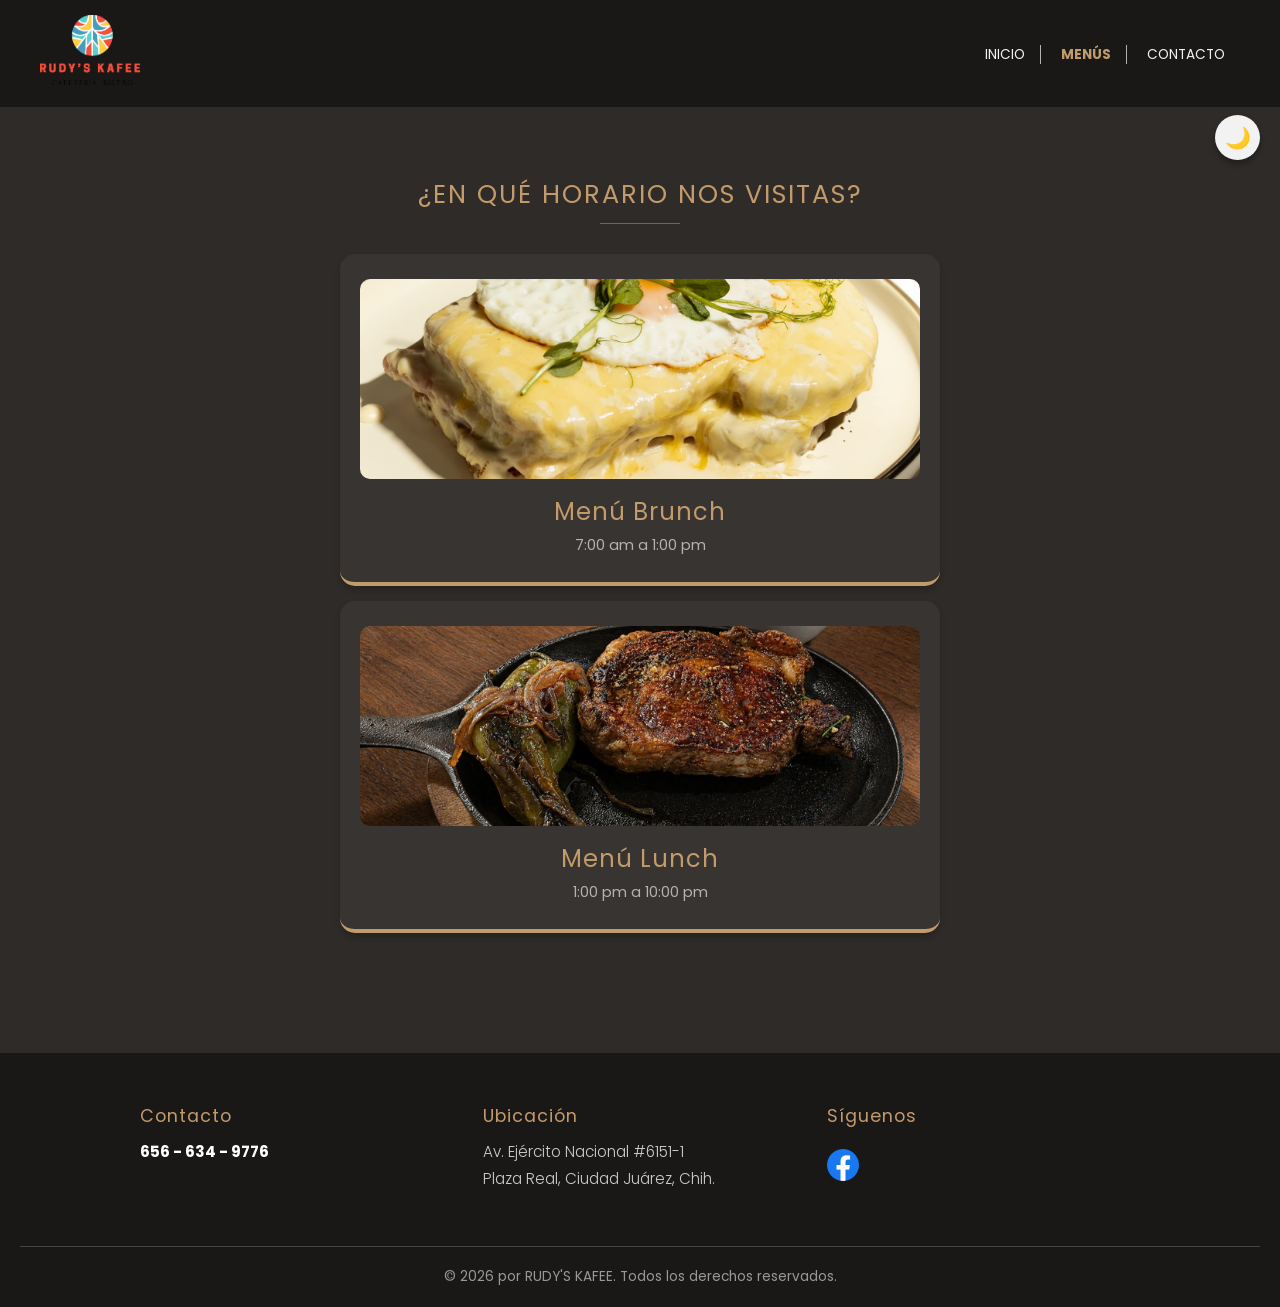
<file: index.html>
<!DOCTYPE html>
<html lang="es">
<head>
    <meta charset="UTF-8">
    <meta name="viewport" content="width=device-width, initial-scale=1.0">
    <title>Rudy's Kafee | Menú Digital</title>
    <link rel="stylesheet" href="style.css?v=27">
    <link href="https://fonts.googleapis.com/css2?family=Poppins:wght@300;400;600;700&display=swap" rel="stylesheet">
</head>
<body>

    <button id="themeToggle" class="theme-toggle" aria-label="Cambiar modo oscuro">🌙</button>
    <button id="backBtn" class="back-btn" onclick="goBack()" aria-label="Volver">&#10094;</button>

    <header class="header">
        <div class="nav-content">
            <div class="logo-area">
                <a href="inicio.html"><img src="LogoPNG.png" alt="Rudy's Kafee" class="logo-imagen"></a>
            </div>

            <button class="menu-toggle" id="menuToggle">
                <span></span>
                <span></span>
                <span></span>
            </button>
           <nav class="main-nav" id="mainNav">
                <ul>
                    <li><a href="inicio.html">Inicio</a></li>
                    <li><a href="index.html" style="color: var(--color-turquesa); font-weight: bold;">Menús</a></li>
                    <li><a href="contacto.html">Contacto</a></li>
                </ul>
            </nav>
        </div>
    </header>

    <main class="main-content">
        <div class="content-container">
            
            <div id="view-inicio" class="view-section active">
                <h2 class="section-title" style="text-align: center;">¿EN QUÉ HORARIO NOS VISITAS?</h2>
                <hr class="divider" style="margin: 10px auto 30px auto; width: 80px;">
                
                <div class="category-grid" style="grid-template-columns: 1fr; max-width: 600px; margin: 0 auto;">
                    
                    <div class="category-card" onclick="navigateTo('view-nav-brunch')">
                        <div class="category-image" style="height: 200px;"><img src="brunch/PanHuevo.jpeg" alt="Brunch"></div>
                        <h3>Menú Brunch</h3>
                        <p>7:00 am a 1:00 pm</p>
                    </div>
                    
                    <div class="category-card" onclick="navigateTo('view-nav-lunch')">
                        <div class="category-image" style="height: 200px;"><img src="fuerte/RibEye.jpeg" alt="Lunch"></div>
                        <h3>Menú Lunch</h3>
                        <p>1:00 pm a 10:00 pm</p>
                    </div>

                </div>
            </div>

            <div id="view-nav-brunch" class="view-section">
                <h2 class="section-title" style="text-align: center;">MENÚ BRUNCH</h2>
                <p style="text-align: center; color: var(--color-desc); margin-top: -10px; margin-bottom: 25px;">7:00 am a 1:00 pm</p>
                
                <div style="text-align: center; margin-bottom: 35px;">
                    <button style="font-size: 1.1rem; padding: 12px 40px; border-radius: 30px; background-color: var(--color-turquesa); color: white; border: none; font-weight: bold; cursor: pointer; box-shadow: 0 4px 6px rgba(0,0,0,0.2);" onclick="navigateTo('view-bebidas-grid')">🥤 VER BEBIDAS</button>
                </div>

                <div class="category-grid">
                    <div class="category-card" onclick="navigateTo('view-entrees')">
                        <div class="category-image"><img src="entrees/Rollitos.jpeg" alt="Entrees"></div>
                        <h3>Entrees</h3>
                    </div>
                    <div class="category-card" onclick="navigateTo('view-brunch')">
                        <div class="category-image"><img src="brunch/HuevosRancheros.jpeg" alt="Desayunos"></div>
                        <h3>Desayunos</h3>
                    </div>
                    <div class="category-card" onclick="navigateTo('view-toast')">
                        <div class="category-image"><img src="toast/ToastAvodado.jpeg" alt="Toast"></div>
                        <h3>Toast</h3>
                    </div>
                    <div class="category-card" onclick="navigateTo('view-dulce')">
                        <div class="category-image"><img src="french/FrenchRudys.jpeg" alt="Dulce"></div>
                        <h3>Dulce & French Toast</h3>
                    </div>
                    <div class="category-card" onclick="navigateTo('view-extras')" style="grid-column: 1 / -1; display: flex; flex-direction: column; justify-content: center;">
                        <h3>Extras</h3>
                        <p>Complementos para tu orden</p>
                    </div>
                </div>
            </div>

            <div id="view-nav-lunch" class="view-section">
                <h2 class="section-title" style="text-align: center;">MENÚ LUNCH</h2>
                <p style="text-align: center; color: var(--color-desc); margin-top: -10px; margin-bottom: 25px;">1:00 pm a 10:00 pm</p>
                
                <div style="text-align: center; margin-bottom: 35px;">
                    <button style="font-size: 1.1rem; padding: 12px 40px; border-radius: 30px; background-color: var(--color-turquesa); color: white; border: none; font-weight: bold; cursor: pointer; box-shadow: 0 4px 6px rgba(0,0,0,0.2);" onclick="navigateTo('view-bebidas-grid')">🥤 VER BEBIDAS</button>
                </div>

                <div class="category-grid">
                    <div class="category-card" onclick="navigateTo('view-entrees')">
                        <div class="category-image"><img src="entrees/Rollitos.jpeg" alt="Entrees"></div>
                        <h3>Entrees</h3>
                    </div>
                    <div class="category-card" onclick="navigateTo('view-ensaladas')">
                        <div class="category-image"><img src="ensaladas/EnsaladaManzana.jpeg" alt="Ensaladas"></div>
                        <h3>Ensaladas</h3>
                    </div>
                    <div class="category-card" onclick="navigateTo('view-sandwiches')">
                        <div class="category-image"><img src="sandwich/SandwichPollo.jpeg" alt="Sandwiches"></div>
                        <h3>Sandwiches</h3>
                    </div>
                    <div class="category-card" onclick="navigateTo('view-toast')">
                        <div class="category-image"><img src="toast/SaumonToast.jpg" alt="Toast"></div>
                        <h3>Toast</h3>
                    </div>
                    <div class="category-card" onclick="navigateTo('view-plato-fuerte')">
                        <div class="category-image"><img src="fuerte/RibEye.jpeg" alt="Plato Fuerte"></div>
                        <h3>Plato Fuerte</h3>
                    </div>
                    <div class="category-card" onclick="navigateTo('view-dulce')">
                        <div class="category-image"><img src="french/FrenchRudys.jpeg" alt="Dulce"></div>
                        <h3>Dulce & French Toast</h3>
                    </div>
                    <div class="category-card" onclick="navigateTo('view-extras')" style="grid-column: 1 / -1; display: flex; flex-direction: column; justify-content: center;">
                        <h3>Extras</h3>
                        <p>Complementos para tu orden</p>
                    </div>
                </div>
            </div>

            <div id="view-entrees" class="view-section">
                <div class="especialidad-pill">
                    <img src="LogoSinTexto.png" alt="Especialidad Rudy's">
                    <span>Son especialidad de la casa</span>
                </div>

                <h2 class="section-title">ENTREES</h2>
                <hr class="divider">
                <div class="menu-grid">
                    <div class="menu-item">
                        <div class="item-image-wrapper"><img src="entrees/BowlFrutas.jpeg" alt="Bowl de Frutas"></div>
                        <div class="item-text-wrapper"><h3 class="item-name">Bowl de Frutas</h3><p class="item-desc">Fruta de temporada, yogurt griego, granola y miel de abeja.</p><span class="item-price">145.00</span></div>
                    </div>
                   <div class="menu-item">
                        <div class="item-image-wrapper"><img src="entrees/Rollitos.jpeg" alt="Samplers Salé Volován"></div> 
                        <div class="item-text-wrapper">
                            <h3 class="item-name" style="display: flex; align-items: center; gap: 8px;">
                                Tabla Salado Volován <img src="LogoSinTexto.png" alt="Especialidad" style="width: 22px; height: 22px; object-fit: contain;">
                            </h3>
                            <p class="item-desc">Pepino con salmón y tzatziki. <br> Jamón y queso crema. <br> Champiñones con queso gouda y ensalada de morrones. <br> Pesto, tomates cherry y mozzarella. <br> 2 c/u </p>
                            <span class="item-price">245.00</span>
                        </div>
                    </div>
                    <div class="menu-item">
                        <div class="item-image-wrapper"><img src="entrees/RollitoDulce.jpeg" alt="Samplers Sucré Volován"></div>
                        <div class="item-text-wrapper">
                            <h3 class="item-name" style="display: flex; align-items: center; gap: 8px;">
                                Tabla Dulce Volován <img src="LogoSinTexto.png" alt="Especialidad" style="width: 22px; height: 22px; object-fit: contain;">
                            </h3>
                            <p class="item-desc">Nutella, avellana y merengue. <br> Pastelera de frutos rojos, mermelada de la casa y menta. <br> Matcha-coco, chocolate y ajonjolí negro. <br> Crema pastelera de café, fresa y caramelo.<br> 2 c/u </p>
                            <span class="item-price">235.00</span>
                        </div>
                    </div>
                </div>
            </div>

            <div id="view-brunch" class="view-section">
                <div class="especialidad-pill">
                    <img src="LogoSinTexto.png" alt="Especialidad Rudy's">
                    <span>Son especialidad de la casa</span>
                </div>

                <h2 class="section-title">DESAYUNOS</h2>
                <p style="color: #777; font-size: 0.95rem; margin-top: -5px; margin-bottom: 10px;">7 am a 1 pm</p>
                <hr class="divider">
                <div class="menu-grid">
                    <div class="menu-item">
                        <div class="item-image-wrapper">
                            <div class="mini-carrusel">
                                <img src="huevos/EstrelladoTocino.jpeg" alt="Eggs Le Gout" class="slide-0">
                                <img src="huevos/PapaRalladaTocino.jpeg" alt="Eggs Le Gout" class="slide-1">
                                <img src="huevos/EstrelladoTocino.jpeg" alt="Eggs Le Gout" class="slide-2">
                            </div>
                        </div>
                        <div class="item-text-wrapper"><h3 class="item-name">Huevos al Gusto</h3><p class="item-desc">Huevo revuelto, estrellado <br> Acompañado de papa tater tots, aguacate y tocino.</p><span class="item-price">190.00</span></div>
                    </div>
                     <div class="menu-item">
                        <div class="item-image-wrapper"><img src="brunch/HuevosRancheros.jpeg" alt="Huevos Rancheros"></div>
                        <div class="item-text-wrapper"><h3 class="item-name">Huevos Rancheros</h3><p class="item-desc">Tortilla frita, huevo estrellado, salsa ranchera, queso feta, crema ácida, cilantro fresco.</p><span class="item-price">190.00</span></div>
                    </div>
                    <div class="menu-item">
                        <div class="item-image-wrapper"><img src="brunch/HuevosEnmolados.jpeg" alt="Huevos Rancheros"></div>
                        <div class="item-text-wrapper"><h3 class="item-name">Huevos Enmolados</h3><p class="item-desc">Tortilla frita, huevo estrellado bañados en mole, frijoles, cilantro fresco.</p><span class="item-price">190.00</span></div>
                    </div>
                    <div class="menu-item">
                        <div class="item-image-wrapper"><img src="entrees/MiniMolletes.jpeg" alt="Mini Molletes"></div>
                        <div class="item-text-wrapper">
                            <h3 class="item-name">Mini Molletes</h3>
                            <p class="item-desc">
                                Frijoles refritos, queso Gouda gratinado.<br>
                                Chorizo.<br>
                                Tocino.<br>
                                Pico de gallo.<br>
                                2 c/u
                            </p>
                            <span class="item-price">185.00</span>
                        </div>
                    </div>
                    <div class="menu-item">
                        <div class="item-image-wrapper"><img src="brunch/ChilaquilesPollo.jpeg" alt="Chilaquiles Verts"></div>
                        <div class="item-text-wrapper"><h3 class="item-name">Chilaquiles Verdes</h3><p class="item-desc">Totopos crujientes, salsa verde cremosa, queso gouda, cebolla morada, cilantro, crema ácida, pollo a la plancha.</p><span class="item-price">185.00</span></div>
                    </div>
                    <div class="menu-item">
                        <div class="item-image-wrapper"><img src="brunch/ChilaquilesPolloRojos.jpeg" alt="Chilaquiles Rouges"></div>
                        <div class="item-text-wrapper"><h3 class="item-name">Chilaquiles Chipotle</h3><p class="item-desc">Totopos crujientes, salsa roja de chipotle, queso gouda, cebolla morada, cilantro, crema ácida, pollo a la plancha.</p><span class="item-price">185.00</span></div>
                    </div>
                    <div class="menu-item">
                        <div class="item-image-wrapper"><img src="brunch/ChilaquilesMole.jpeg" alt="Chilaquiles Enmolados"></div>
                        <div class="item-text-wrapper"><h3 class="item-name">Chilaquiles Enmolados</h3><p class="item-desc">Totopos crujientes bañados en mole, queso gouda, cebolla morada, cilantro, crema ácida, pollo a la plancha. </p><span class="item-price">185.00</span></div>
                    </div>
                    <div class="menu-item">
                        <div class="item-image-wrapper"><img src="brunch/HuevosShak.jpeg" alt="Huevos Rudys"></div>
                        <div class="item-text-wrapper"><h3 class="item-name" style="display: flex; align-items: center; gap: 8px;">Huevos Shakshuka Rudy's <img src="LogoSinTexto.png" alt="Especialidad" style="width: 22px; height: 22px; object-fit: contain;"></h3><p class="item-desc">Salsa de tomate, cebolla, morrones, huevo estrellado, hogaza de mantequilla compuesta.</p><span class="item-price">215.00</span></div>
                    </div>
                    <div class="menu-item">
                        <div class="item-image-wrapper"><img src="brunch/PanHuevo.jpeg" alt="Croque Madame"></div>
                        <div class="item-text-wrapper"><h3 class="item-name">Croque Madame</h3><p class="item-desc">Pan brioche, jamón de pierna, queso gouda, mostaza Dijon, salsa blanca, huevo estrellado.</p><span class="item-price">220.00</span></div>
                    </div>
                     <div class="menu-item">
                        <div class="item-image-wrapper"><img src="toast/ToastHuevo.jpeg" alt="Avocat Toast"></div>
                        <div class="item-text-wrapper"><h3 class="item-name">Avocado Toast Sunrise</h3><p class="item-desc">Hogaza natural, aguacate, tocino, huevo estrellado, salsa macha, mostaza dijon.</p><span class="item-price">175.00</span></div>
                    </div>
                </div>
            </div>

            <div id="view-ensaladas" class="view-section">
                <div class="especialidad-pill"><img src="LogoSinTexto.png" alt="Especialidad Rudy's"><span>Son especialidad de la casa</span></div>
                <h2 class="section-title">ENSALADAS</h2>
                <hr class="divider">
                <div class="menu-grid">
                    <div class="menu-item">
                        <div class="item-image-wrapper"><img src="ensaladas/EnsaladaManzana.jpeg" alt="Ensalada de Manzana"></div>
                        <div class="item-text-wrapper">
                            <h3 class="item-name">Ensalada de Manzana</h3>
                            <p class="item-desc">Espinacas baby, pepino, arándanos, manzana Granny Smith, cebolla morada y nuez caramelizada.</p>
                            <span class="item-price">175.00</span>
                        </div>
                    </div>
                    <div class="menu-item">
                        <div class="item-image-wrapper"><img src="ensaladas/EnsaladaCol.jpeg" alt="Choux de Bruxelles"></div>
                        <div class="item-text-wrapper">
                            <h3 class="item-name" style="display: flex; align-items: center; gap: 8px;">Coles de Bruselas Rudy's <img src="LogoSinTexto.png" alt="Especialidad" style="width: 22px; height: 22px;"></h3>
                            <p class="item-desc">Coles de bruselas, queso feta, almendra fileteada, jugo de limón y reducción balsámica.</p>
                            <span class="item-price">195.00</span>
                        </div>
                    </div>
                    <div class="menu-item">
                        <div class="item-image-wrapper"><img src="ensaladas/EnsaladaPollo.jpeg" alt="Ensalada Cesar"></div>
                        <div class="item-text-wrapper">
                            <h3 class="item-name">Ensalada Cesar</h3>
                            <p class="item-desc">Corazones de lechuga romana, aderezo césar de la casa, morrones preparados, parmesano, crotones y pollo a la plancha.</p>
                            <span class="item-price">210.00</span>
                        </div>
                    </div>
                </div>
            </div>

            <div id="view-sandwiches" class="view-section">
                <div class="especialidad-pill"><img src="LogoSinTexto.png" alt="Especialidad Rudy's"><span>Son especialidad de la casa</span></div>
                <h2 class="section-title">SANDWICHES</h2>
                <p style="color: var(--color-desc); font-size: 0.9rem; margin-top: -10px; margin-bottom: 15px; font-style: italic;">* Incluyen chips sea salt o ensalada kale.</p>
                <hr class="divider">
                <div class="menu-grid">
                    <div class="menu-item">
                        <div class="item-image-wrapper"><img src="sandwich/CuernitoJamon.jpeg" alt="Croissant de Jamon"></div>
                        <div class="item-text-wrapper"><h3 class="item-name">Croissant de Jamón</h3><p class="item-desc">Jamón de pierna, queso gouda, tomate bola, lechuga, aioli de romero.</p><span class="item-price">180.00</span></div>
                    </div>
                    <div class="menu-item">
                        <div class="item-image-wrapper"><img src="sandwich/CuernitoHuevoEstrellado.jpeg" alt="Croissant Corned Beef"></div>
                        <div class="item-text-wrapper"><h3 class="item-name">Croissant Corned Beef</h3><p class="item-desc">Corned beef, queso gouda, huevo estrellado, aioli de ajo frito.</p><span class="item-price">230.00</span></div>
                    </div>
                    <div class="menu-item">
                        <div class="item-image-wrapper"><img src="sandwich/SandwichPollo.jpeg" alt="Panini Rudy"></div>
                        <div class="item-text-wrapper"><h3 class="item-name" style="display: flex; align-items: center; gap: 8px;">Panini Rudy <img src="LogoSinTexto.png" alt="Especialidad" style="width: 22px; height: 22px;"></h3><p class="item-desc">Pechuga de pollo a la plancha, queso gouda, champiñones, morrones preparados, lechuga.</p><span class="item-price">200.00</span></div>
                    </div>
                    <div class="menu-item">
                        <div class="item-image-wrapper"><img src="sandwich/BLT.jpeg" alt="Sandwich Blt"></div>
                        <div class="item-text-wrapper"><h3 class="item-name">Avocado BLT Bistro</h3><p class="item-desc">Tocino crujiente, lechuga fresca, rodajas de tomate, ensalada fria de papa, mostaza dijon.</p><span class="item-price">180.00</span></div>
                    </div>
                </div>
            </div>

            <div id="view-toast" class="view-section">
                <div class="especialidad-pill"><img src="LogoSinTexto.png" alt="Especialidad Rudy's"><span>Son especialidad de la casa</span></div>
                <h2 class="section-title">TOAST</h2>
                <hr class="divider">
                <div class="menu-grid">
                    <div class="menu-item">
                        <div class="item-image-wrapper"><img src="toast/ToastAvodado.jpeg" alt="Avocat Toast"></div>
                        <div class="item-text-wrapper"><h3 class="item-name">Avocado Toast Clasico</h3><p class="item-desc">Hogaza natural, aguacate, tocino, salsa macha, mostaza dijon.</p><span class="item-price">175.00</span></div>
                    </div>
                    <div class="menu-item">
                        <div class="item-image-wrapper"><img src="toast/SaumonToast.jpg" alt="Saumon Toast"></div>
                        <div class="item-text-wrapper"><h3 class="item-name" style="display: flex; align-items: center; gap: 8px;">Salmón Toast Rudy's <img src="LogoSinTexto.png" alt="Especialidad" style="width: 22px; height: 22px;"></h3><p class="item-desc">Hogaza, salmón ahumado, aguacate, pepino, cebolla morada, tzatziki.</p><span class="item-price">220.00</span></div>
                    </div>
                </div>
            </div>

            <div id="view-plato-fuerte" class="view-section">
                <div class="especialidad-pill"><img src="LogoSinTexto.png" alt="Especialidad Rudy's"><span>Son especialidad de la casa</span></div>
                <h2 class="section-title">PLATO FUERTE</h2>
                <hr class="divider">
                <div class="menu-grid">
                    <div class="menu-item">
                        <div class="item-image-wrapper"><img src="fuerte/RibEye.jpeg" alt="Rib Eye"></div>
                        <div class="item-text-wrapper"><h3 class="item-name">Rib Eye Reserve</h3><p class="item-desc">Corte de 350g, puré de papa cremoso con un toque de romero, chiles toreados.</p><span class="item-price">650.00</span></div>
                    </div>
                    <div class="menu-item">
                        <div class="item-image-wrapper"><img src="fuerte/Salmon.jpeg" alt="Salmon"></div>
                        <div class="item-text-wrapper"><h3 class="item-name">Salmón Premium Grille</h3><p class="item-desc">Salmón fresco 200g, salsa blanca de queso, coles de Bruselas rostizadas con almendra, reducción balsámica, puré cremoso con romero.</p><span class="item-price">480.00</span></div>
                    </div>
                    <div class="menu-item">
                        <div class="item-image-wrapper"><img src="fuerte/PastaBlanca.jpeg" alt="Pasta Blanca"></div>
                        <div class="item-text-wrapper"><h3 class="item-name">Pasta a la Crème</h3><p class="item-desc">Pasta corta, salsa blanca de quesos, pollo.</p><span class="item-price">245.00</span></div>
                    </div>
                    <div class="menu-item">
                        <div class="item-image-wrapper"><img src="fuerte/PastaPesto.jpeg" alt="Pasta Pesto"></div>
                        <div class="item-text-wrapper"><h3 class="item-name">Pasta Pesto de albahaca</h3><p class="item-desc">Pasta larga, salsa de pesto de albahaca fresca, pollo.</p><span class="item-price">265.00</span></div>
                    </div>
                </div>
            </div>

            <div id="view-dulce" class="view-section">
                <div class="especialidad-pill">
                    <img src="LogoSinTexto.png" alt="Especialidad Rudy's">
                    <span>Son especialidad de la casa</span>
                </div>

                <h2 class="section-title">DULCE</h2>
                <hr class="divider">

                <h3 class="sub-section-title">Crumble French Toast</h3>
                <div class="menu-grid">
                    <div class="menu-item">
                        <div class="item-image-wrapper"><img src="french/FrenchMatcha.jpeg" alt="French Toast Matcha"></div>
                        <div class="item-text-wrapper"><h3 class="item-name">French Toast Matcha</h3><p class="item-desc">Pan brioche, crema pastelera de coco, crumble de coco, nibs de cacao.</p><span class="item-price">175.00</span></div>
                    </div>
                    <div class="menu-item">
                        <div class="item-image-wrapper"><img src="french/FrenchCherry.jpeg" alt="French Toast Cherry Blossom"></div>
                        <div class="item-text-wrapper"><h3 class="item-name">French Toast Cherry Blossom</h3><p class="item-desc">Pan brioche, crema pastelera de frutos rojos, mermelada de la casa, azúcar glass.</p><span class="item-price">185.00</span></div>
                    </div>
                    <div class="menu-item">
                        <div class="item-image-wrapper"><img src="french/ToastRojos.jpeg" alt="Fruits Rouges Toast"></div>
                        <div class="item-text-wrapper"><h3 class="item-name">Frutos Rojos Toast</h3><p class="item-desc">Hogaza de natural, queso crema, frutos rojos, almendra fileteada, miel de abeja.</p><span class="item-price">175.00</span></div>
                    </div>
                    <div class="menu-item">
                        <div class="item-image-wrapper"><img src="french/FrenchRudys.jpeg" alt="French Toast Rudy's"></div>
                        <div class="item-text-wrapper"><h3 class="item-name" style="display: flex; align-items: center; gap: 8px;">French Toast Rudy's <img src="LogoSinTexto.png" alt="Especialidad" style="width: 22px; height: 22px;"></h3><p class="item-desc">Pan brioche, crema pastelera de café, caramelo, chocolate semiamargo, merengue suizo.</p><span class="item-price">185.00</span></div>
                    </div>
                </div>

                <h3 class="sub-section-title">Bakery</h3>
                <div class="menu-grid">
                    <div class="menu-item">
                        <div class="item-image-wrapper"><img src="roles/RolCajeta.jpeg" alt="Rol Cajeta"></div>
                        <div class="item-text-wrapper"><h3 class="item-name">Rol de Canela Cajeta</h3><p class="item-desc">Cobertura de queso crema, nuez, cajeta.</p><span class="item-price">100.00</span></div>
                    </div>
                    <div class="menu-item">
                        <div class="item-image-wrapper"><img src="roles/RolRojos.jpeg" alt="Rol Frutos Rojos"></div>
                        <div class="item-text-wrapper"><h3 class="item-name">Rol de Canela Frutos Rojos</h3><p class="item-desc">Cobertura de queso crema, compota de frutos rojos.</p><span class="item-price">100.00</span></div>
                    </div>
                    <div class="menu-item">
                        <div class="item-image-wrapper"><img src="roles/RolNutella.jpeg" alt="Rol Nutella"></div>
                        <div class="item-text-wrapper"><h3 class="item-name">Rol de Canela Nutella</h3><p class="item-desc">Cobertura de queso crema, nuez, nutella.</p><span class="item-price">100.00</span></div>
                    </div>
                </div>

                <h3 class="sub-section-title">Desserts</h3>
                <div class="menu-grid">
                    <div class="menu-item">
                        <div class="item-image-wrapper"><img src="postres/Pannacotta.jpeg" alt="Pannacotta"></div>
                        <div class="item-text-wrapper"><h3 class="item-name" style="display: flex; align-items: center; gap: 8px;">Pannacotta Rudy's <img src="LogoSinTexto.png" alt="Especialidad" style="width: 22px; height: 22px;"></h3><p class="item-desc">Pannacotta de café, caramelo, frutos rojos, hojas de menta.</p><span class="item-price">165.00</span></div>
                   </div>
                    <div class="menu-item">
                        <div class="item-image-wrapper"><img src="postres/Afogatto.jpeg" alt="Afogatto"></div>
                        <div class="item-text-wrapper"><h3 class="item-name">Affogato</h3><p class="item-desc">Bola de nieve de vainilla acompañado de shot de espresso.</p><span class="item-price">120.00</span></div>
                    </div>
                    <div class="menu-item">
                        <div class="item-image-wrapper"><img src="postres/Brownie.jpeg" alt="Brownie"></div>
                        <div class="item-text-wrapper"><h3 class="item-name" style="display: flex; align-items: center; gap: 8px;">Brownie Artesanal Rudy's <img src="LogoSinTexto.png" alt="Especialidad" style="width: 22px; height: 22px;"></h3><p class="item-desc">Acompañado de una bola de nieve con caramelo.</p><span class="item-price">110.00</span></div>
                    </div>
                    <div class="menu-item">
                        <div class="item-image-wrapper"><img src="galletas/ChocoChip.jpeg" alt="Galleta NY Chocolate Chip"></div>
                        <div class="item-text-wrapper"><h3 class="item-name">Galleta NY Chocolate Chip</h3><span class="item-price">95.00</span></div>
                    </div>
                    <div class="menu-item">
                        <div class="item-image-wrapper"><img src="galletas/ChocoMatcha.jpeg" alt="Galleta NY Chocolate Chip Matcha"></div>
                        <div class="item-text-wrapper"><h3 class="item-name">Galleta NY Chocolate Chip Matcha</h3><span class="item-price">95.00</span></div>
                    </div>
                    <div class="menu-item">
                        <div class="item-image-wrapper"><img src="galletas/GalletaMatcha.jpeg" alt="Galleta NY Matcha"></div>
                        <div class="item-text-wrapper"><h3 class="item-name">Galleta NY Matcha</h3><span class="item-price">95.00</span></div>
                    </div>
                </div>
            </div> 

           <div id="view-bebidas-grid" class="view-section">
                <h2 class="section-title" style="text-align: center;">¿QUÉ TE APETECE BEBER?</h2>
                <hr class="divider" style="margin: 10px auto 30px auto; width: 80px;">
                
                <div class="category-grid">
                    <div class="category-card" onclick="navigateTo('view-bebidas-calientes')">
                        <h3>Calientes</h3>
                        <p>Café Clásico, Lattes, Mochas y Tizanas</p>
                    </div>
                    <div class="category-card" onclick="navigateTo('view-bebidas-frias')">
                        <h3>Frías</h3>
                        <p>Frappes, Lattes Fríos, Non-Coffee y Tizanas</p>
                    </div>
                    <div class="category-card" onclick="navigateTo('view-bebidas-aguas')" style="grid-column: 1 / -1;">
                        <h3>Aguas</h3>
                        <p>Saratoga</p>
                    </div>
                </div>
            </div>

            <div id="view-bebidas-calientes" class="view-section">
                <h2 class="section-title">HOT DRINKS</h2>
                <hr class="divider">

                <div class="menu-grid">
                    <div class="menu-item">
                        <div class="item-image-wrapper"><img src="calientes/Capuchino.jpeg" alt="Capuchino"></div>
                        <div class="item-text-wrapper">
                            <h3 class="item-name">Capuchino</h3>
                            <span class="item-price" style="display: block; font-size: 0.9rem;">11 OZ: 82.00</span>
                            <span class="item-price" style="display: block; font-size: 0.9rem;">16 OZ: 93.00</span>
                        </div>
                    </div>
                    <div class="menu-item">
                        <div class="item-image-wrapper"><img src="calientes/Chocolate.jpeg" alt="Chocolate"></div>
                        <div class="item-text-wrapper">
                            <h3 class="item-name">Chocolate</h3>
                            <span class="item-price" style="display: block; font-size: 0.9rem;">11 OZ: 82.00</span>
                            <span class="item-price" style="display: block; font-size: 0.9rem;">16 OZ: 93.00</span>
                        </div>
                    </div>
                    <div class="menu-item">
                        <div class="item-image-wrapper"><img src="calientes/Americano.jpeg" alt="Americano"></div>
                        <div class="item-text-wrapper">
                            <h3 class="item-name">Americano</h3>
                            <span class="item-price" style="display: block; font-size: 0.9rem;">11 OZ: 76.00</span>
                            <span class="item-price" style="display: block; font-size: 0.9rem;">16 OZ: 87.00</span>
                        </div>
                    </div>
                    <div class="menu-item">
                        <div class="item-image-wrapper"><img src="calientes/Espresso.jpeg" alt="Espresso"></div>
                        <div class="item-text-wrapper">
                            <h3 class="item-name">Espresso</h3>
                            <span class="item-price" style="display: block; font-size: 0.9rem;">75.00</span>
                            <span class="item-price" style="display: block; font-size: 0.9rem; color: var(--color-desc);">Acompañado de agua mineral</span>
                        </div>
                    </div>
                </div>

                <h3 class="sub-section-title">Lattes</h3>
                <div class="menu-grid">
                    <div class="menu-item">
                        <div class="item-image-wrapper"><img src="calientes/Latte.jpeg" alt="Latte"></div>
                        <div class="item-text-wrapper">
                            <h3 class="item-name">Latte</h3>
                            <span class="item-price" style="display: block; font-size: 0.9rem;">11 OZ: 82.00</span>
                            <span class="item-price" style="display: block; font-size: 0.9rem;">16 OZ: 93.00</span>
                        </div>
                    </div>
                    <div class="menu-item">
                        <div class="item-image-wrapper"><img src="calientes/LatteVainilla.jpeg" alt="Latte Vainilla"></div>
                        <div class="item-text-wrapper">
                            <h3 class="item-name">Latte Vainilla</h3>
                            <span class="item-price" style="display: block; font-size: 0.9rem;">11 OZ: 82.00</span>
                            <span class="item-price" style="display: block; font-size: 0.9rem;">16 OZ: 93.00</span>
                        </div>
                    </div>
                    <div class="menu-item">
                        <div class="item-image-wrapper"><img src="calientes/LatteCaramelo.jpeg" alt="Latte Caramelo"></div>
                        <div class="item-text-wrapper">
                            <h3 class="item-name">Latte Caramelo</h3>
                            <span class="item-price" style="display: block; font-size: 0.9rem;">11 OZ: 82.00</span>
                            <span class="item-price" style="display: block; font-size: 0.9rem;">16 OZ: 93.00</span>
                        </div>
                    </div>
                    <div class="menu-item">
                        <div class="item-image-wrapper"><img src="calientes/LatteAvellana.jpeg" alt="Latte Avellana"></div>
                        <div class="item-text-wrapper">
                            <h3 class="item-name">Latte Avellana</h3>
                            <span class="item-price" style="display: block; font-size: 0.9rem;">11 OZ: 82.00</span>
                            <span class="item-price" style="display: block; font-size: 0.9rem;">16 OZ: 93.00</span>
                        </div>
                    </div>
                </div>

                <h3 class="sub-section-title">Mochas</h3>
                <div class="menu-grid">
                    <div class="menu-item">
                        <div class="item-image-wrapper"><img src="calientes/MochaOscuro.jpeg" alt="Mocha Oscuro"></div>
                        <div class="item-text-wrapper">
                            <h3 class="item-name">Mocha Oscuro</h3>
                            <span class="item-price" style="display: block; font-size: 0.9rem;">11 OZ: 82.00</span>
                            <span class="item-price" style="display: block; font-size: 0.9rem;">16 OZ: 93.00</span>
                        </div>
                    </div>
                    <div class="menu-item">
                        <div class="item-image-wrapper"><img src="calientes/MochaBlanco.jpeg" alt="Mocha Blanco"></div>
                        <div class="item-text-wrapper">
                            <h3 class="item-name">Mocha Blanco</h3>
                            <span class="item-price" style="display: block; font-size: 0.9rem;">11 OZ: 82.00</span>
                            <span class="item-price" style="display: block; font-size: 0.9rem;">16 OZ: 93.00</span>
                        </div>
                    </div>
                </div>

                <h3 class="sub-section-title">Tizanas</h3>
                <div class="menu-grid">
                    <div class="menu-item"><div class="item-image-wrapper"><img src="calientes/Fresa-Kiwi.jpeg" alt="Tizana Fresa Kiwi"></div><div class="item-text-wrapper"><h3 class="item-name">Tizana Fresa Kiwi</h3><span class="item-price">89.00</span></div></div>
                    <div class="menu-item"><div class="item-image-wrapper"><img src="calientes/CocoArandano.jpeg" alt="Tizana Coco Arandano"></div><div class="item-text-wrapper"><h3 class="item-name">Tizana Coco Arandano</h3><span class="item-price">89.00</span></div></div>
                    <div class="menu-item"><div class="item-image-wrapper"><img src="calientes/FrutosBosque.jpeg" alt="Tizana Frutos Bosque"></div><div class="item-text-wrapper"><h3 class="item-name">Tizana Frutos del Bosque</h3><span class="item-price">89.00</span></div></div>
                </div>
            </div>

            <div id="view-bebidas-frias" class="view-section">
                <h2 class="section-title">COLD DRINKS</h2>
                <hr class="divider">

                <h3 class="sub-section-title title-temporada">Bebidas de Temporada</h3>
                <div class="menu-grid">
                <div class="menu-item"><div class="item-image-wrapper"><img src="frias/Sandia.jpeg" alt="Rojo Sandia Refresher"></div><div class="item-text-wrapper"><h3 class="item-name">Rojo Sandia Refresher</h3><span class="item-price">98.00</span></div></div>
<div class="menu-item"><div class="item-image-wrapper"><img src="frias/Tropical.jpeg" alt="Rose Refresher"></div><div class="item-text-wrapper"><h3 class="item-name">Rose Refresher</h3><span class="item-price">98.00</span></div></div>
<div class="menu-item"><div class="item-image-wrapper"><img src="frias/Kiwi.jpeg" alt="Tropical Kiwi Velvet"></div><div class="item-text-wrapper"><h3 class="item-name">Tropical Kiwi Velvet</h3><span class="item-price">98.00</span></div></div>
                </div>

                <div class="category-spacing"></div>

                <h3 class="sub-section-title">Frappes</h3>
                <div class="menu-grid">
                    <div class="menu-item"><div class="item-image-wrapper"><img src="frias/FrappeClasico.jpeg" alt="Frappe Clasico"></div><div class="item-text-wrapper"><h3 class="item-name">Frappe Clasico</h3><span class="item-price">103.00</span></div></div>
                    <div class="menu-item"><div class="item-image-wrapper"><img src="frias/FrappeVainilla.jpeg" alt="Frappe Vainilla"></div><div class="item-text-wrapper"><h3 class="item-name">Frappe Vainilla</h3><span class="item-price">103.00</span></div></div>
                    <div class="menu-item"><div class="item-image-wrapper"><img src="frias/FrappeOreo.jpeg" alt="Frappe Oreo"></div><div class="item-text-wrapper"><h3 class="item-name">Frappe Oreo</h3><span class="item-price">103.00</span></div></div>
                    <div class="menu-item"><div class="item-image-wrapper"><img src="frias/FrappeMochaOscuro.jpeg" alt="Frappe Mocha Oscuro"></div><div class="item-text-wrapper"><h3 class="item-name">Frappe Mocha Oscuro</h3><span class="item-price">103.00</span></div></div>
                    <div class="menu-item"><div class="item-image-wrapper"><img src="frias/FrappeMochaBlanco.jpeg" alt="Frappe Mocha Blanco"></div><div class="item-text-wrapper"><h3 class="item-name">Frappe Mocha Blanco</h3><span class="item-price">103.00</span></div></div>
                    <div class="menu-item"><div class="item-image-wrapper"><img src="frias/FrappeMazapan.jpeg" alt="Frappe Mazapan"></div><div class="item-text-wrapper"><h3 class="item-name">Frappe Mazapan</h3><span class="item-price">103.00</span></div></div>
                    <div class="menu-item"><div class="item-image-wrapper"><img src="frias/FrappeCaramelo.jpeg" alt="Frappe Caramelo"></div><div class="item-text-wrapper"><h3 class="item-name">Frappe Caramelo</h3><span class="item-price">103.00</span></div></div>
                    <div class="menu-item"><div class="item-image-wrapper"><img src="frias/FrappeAvellana.jpeg" alt="Frappe Avellana"></div><div class="item-text-wrapper"><h3 class="item-name">Frappe Avellana</h3><span class="item-price">103.00</span></div></div>
                </div>

               <h3 class="sub-section-title">Lattes</h3>
                <div class="menu-grid">
                    <div class="menu-item"><div class="item-image-wrapper"><img src="frias/LatteClasico.jpeg" alt="Latte Frio Regular"></div><div class="item-text-wrapper"><h3 class="item-name">Latte Frio Regular</h3><span class="item-price">82.00</span></div></div>
                    <div class="menu-item"><div class="item-image-wrapper"><img src="frias/LatteFrioVainilla.jpeg" alt="Latte Frio Vainilla"></div><div class="item-text-wrapper"><h3 class="item-name">Latte Frio Vainilla</h3><span class="item-price">87.00</span></div></div>
                    <div class="menu-item"><div class="item-image-wrapper"><img src="frias/LatteFrioAvellana.jpeg" alt="Latte Frio Avellana"></div><div class="item-text-wrapper"><h3 class="item-name">Latte Frio Avellana</h3><span class="item-price">87.00</span></div></div>
                    <div class="menu-item"><div class="item-image-wrapper"><img src="frias/LatteCaramelo.jpeg" alt="Latte Frio Caramelo"></div><div class="item-text-wrapper"><h3 class="item-name">Latte Frio Caramelo</h3><span class="item-price">87.00</span></div></div>
                    <div class="menu-item"><div class="item-image-wrapper"><img src="frias/LatteBlanco.jpeg" alt="Latte Frio Mocha Blanco"></div><div class="item-text-wrapper"><h3 class="item-name">Latte Frio Mocha Blanco</h3><span class="item-price">87.00</span></div></div>
                    <div class="menu-item"><div class="item-image-wrapper"><img src="frias/LatteOscuro.jpeg" alt="Latte Frio Mocha Oscuro"></div><div class="item-text-wrapper"><h3 class="item-name">Latte Frio Mocha Oscuro</h3><span class="item-price">87.00</span></div></div>
                </div>

               <h3 class="sub-section-title">Non-Coffee</h3>
                <div class="menu-grid">
                    <div class="menu-item"><div class="item-image-wrapper"><img src="frias/FresaMora.jpeg" alt="Refresher Berry Garden"></div><div class="item-text-wrapper"><h3 class="item-name">Refresher Berry Garden</h3><span class="item-price">87.00</span></div></div>
                    <div class="menu-item"><div class="item-image-wrapper"><img src="frias/CerezaMora.jpeg" alt="Refresher Cherry Blackberry"></div><div class="item-text-wrapper"><h3 class="item-name">Refresher Cherry Blackberry</h3><span class="item-price">87.00</span></div></div>
                    <div class="menu-item"><div class="item-image-wrapper"><img src="frias/Mango.jpeg" alt="Refresher Mango Peach"></div><div class="item-text-wrapper"><h3 class="item-name">Refresher Mango Peach</h3><span class="item-price">87.00</span></div></div>
                    <div class="menu-item"><div class="item-image-wrapper"><img src="frias/LimonadaFresa.jpeg" alt="Limonada Mineral"></div><div class="item-text-wrapper"><h3 class="item-name">Limonada Mineral de Fresa</h3><span class="item-price">82.00</span></div></div>
                    <div class="menu-item"><div class="item-image-wrapper"><img src="frias/Naranjada.jpeg" alt="Jugo de Naranja"></div><div class="item-text-wrapper"><h3 class="item-name">Jugo de Naranja</h3><span class="item-price">97.00</span></div></div>
                     <div class="menu-item"><div class="item-image-wrapper"><img src="frias/VasoLeche.jpg" alt="Vaso de Leche"></div><div class="item-text-wrapper"><h3 class="item-name">Vaso de Leche</h3><span class="item-price">42.00</span></div></div>
                    <div class="menu-item"><div class="item-image-wrapper"><img src="frias/CocaCola.jpeg" alt="CocaCola"></div><div class="item-text-wrapper"><h3 class="item-name">Coca Cola 235 ml</h3><span class="item-price">49.00</span></div></div>
                 </div>
                 
               <h3 class="sub-section-title">Tizanas</h3>
                <div class="menu-grid">
                    <div class="menu-item"><div class="item-image-wrapper"><img src="frias/FresaKiwiFria.jpeg" alt="Tizana Fresa Kiwi Fria"></div><div class="item-text-wrapper"><h3 class="item-name">Tizana Fresa Kiwi Fria</h3><span class="item-price">89.00</span></div></div>
                    <div class="menu-item"><div class="item-image-wrapper"><img src="frias/CocoArandanoFria.jpeg" alt="Tizana Coco Arandano Fria"></div><div class="item-text-wrapper"><h3 class="item-name">Tizana Coco Arandano Fria</h3><span class="item-price">89.00</span></div></div>
                    <div class="menu-item"><div class="item-image-wrapper"><img src="frias/FrutosBosqueFria.jpeg" alt="Tizana Frutos Bosque Fria"></div><div class="item-text-wrapper"><h3 class="item-name">Tizana Frutos del Bosque Fria</h3><span class="item-price">89.00</span></div></div>
                </div>
            </div>

            <div id="view-bebidas-aguas" class="view-section">
                <h2 class="section-title">AGUAS</h2>
                <hr class="divider">
                <div class="menu-grid">
                    <div class="menu-item"><div class="item-image-wrapper"><img src="frias/Saratoga.jpg" alt="Saratoga"></div><div class="item-text-wrapper"><h3 class="item-name">Agua Saratoga 828 ml</h3><span class="item-price">99.00</span></div></div>
                    <div class="menu-item"><div class="item-image-wrapper"><img src="frias/SaratogaMineral.jpg" alt="Saratoga"></div><div class="item-text-wrapper"><h3 class="item-name">Agua Saratoga Carbonatada 828 ml</h3><span class="item-price">99.00</span></div></div>
                    <div class="menu-item"><div class="item-image-wrapper"><img src="frias/SaratogaChica.jpg" alt="Saratoga"></div><div class="item-text-wrapper"><h3 class="item-name">Agua Saratoga 355 ml</h3><span class="item-price">58.00</span></div></div>                   
                 </div>
            </div>

            <div id="view-extras" class="view-section">
                <h2 class="section-title">EXTRAS</h2>
                <hr class="divider">

                <div class="extras-container">
                    <h3 class="sub-section-title">Para tus Platillos</h3>
                    <div class="extra-item"><span class="extra-name">Huevo</span><span class="extra-price">15.00</span></div>
                    <div class="extra-item"><span class="extra-name">Aguacate</span><span class="extra-price">25.00</span></div>
                    <div class="extra-item"><span class="extra-name">Tocino</span><span class="extra-price">35.00</span></div>
                    <div class="extra-item"><span class="extra-name">Pollo 100g</span><span class="extra-price">50.00</span></div>
                    <div class="extra-item"><span class="extra-name">Salmon 100g</span><span class="extra-price">190.00</span></div>
                    <div class="extra-item"><span class="extra-name">Salsa Macha</span><span class="extra-price">35.00</span></div>
                    <div class="extra-item"><span class="extra-name">Aderezo</span><span class="extra-price">35.00</span></div>
                    <div class="extra-item"><span class="extra-name">Jamon</span><span class="extra-price">35.00</span></div>
                    
                    <div class="category-spacing"></div>

                    <h3 class="sub-section-title">Para tus Bebidas / Postres</h3>
                    <div class="extra-item"><span class="extra-name">Leche Extra</span><span class="extra-price">12.00</span></div>
                    <div class="extra-item"><span class="extra-name">Leche de Almendra</span><span class="extra-price">18.00</span></div>
                    <div class="extra-item"><span class="extra-name">Leche de Soya</span><span class="extra-price">18.00</span></div>
                    <div class="extra-item"><span class="extra-name">Crema Batida</span><span class="extra-price">12.00</span></div>
                    <div class="extra-item"><span class="extra-name">Bola de Helado</span><span class="extra-price">30.00</span></div>
                    <div class="extra-item"><span class="extra-name">Shot Espresso</span><span class="extra-price">25.00</span></div>
                </div>
            </div>
        </div>
    </main>

    <footer class="footer">
        <div class="footer-container">
            <div class="footer-column">
                <h4 class="footer-title">Contacto</h4>
                <p class="footer-text" style="font-weight: bold; color: #fff;">656 - 634 - 9776</p>
            </div>
            <div class="footer-column">
                <h4 class="footer-title">Ubicación</h4>
                <p class="footer-text">Av. Ejército Nacional #6151-1</p>
                <p class="footer-text">Plaza Real, Ciudad Juárez, Chih.</p>
            </div>
            <div class="footer-column">
                <h4 class="footer-title">Síguenos</h4>
                <div class="footer-socials">
                    <a href="https://www.facebook.com/profile.php?id=100089935731811" target="_blank">
                        <img src="LogoFB.png" alt="Facebook">
                    </a>
                </div>
            </div>
        </div>
        <div class="footer-bottom">
            <p>&copy; 2026 por RUDY'S KAFEE. Todos los derechos reservados.</p>
        </div>
    </footer>

    <script>
        // Menu de hamburguesa para celular
        const menuToggle = document.getElementById('menuToggle');
        const mainNav = document.getElementById('mainNav');
        menuToggle.addEventListener('click', () => { mainNav.classList.toggle('active'); });

        // --- SISTEMA DE NAVEGACIÓN ---
        let historyStack = ['view-inicio']; // Historial de navegación

        function navigateTo(viewId) {
            historyStack.push(viewId);
            renderView();
        }

        function goBack() {
            if (historyStack.length > 1) {
                historyStack.pop(); // Borra la pantalla actual
                renderView(); // Dibuja la pantalla anterior
            }
        }

        function renderView() {
            const currentView = historyStack[historyStack.length - 1];
            
            // 1. Ocultar todas las pantallas
            document.querySelectorAll('.view-section').forEach(v => v.classList.remove('active'));
            
            // 2. Mostrar la pantalla actual
            document.getElementById(currentView).classList.add('active');

            // 3. Mostrar u ocultar el botón "Volver" (Flecha)
            const backBtn = document.getElementById('backBtn');
            if (historyStack.length > 1) {
                backBtn.style.display = 'flex';
            } else {
                backBtn.style.display = 'none';
            }

            // 4. Cambiar el tema visual si está en cualquier parte de bebidas
            if (currentView.includes('bebidas')) {
                document.body.classList.add('theme-bebidas');
            } else {
                document.body.classList.remove('theme-bebidas');
            }

            // 5. Subir la pantalla suavemente
            window.scrollTo({ top: 0, behavior: 'smooth' });
        }

        // Modo oscuro
        const themeToggle = document.getElementById('themeToggle');
        themeToggle.addEventListener('click', () => {
            document.body.classList.toggle('dark-mode');
            if(document.body.classList.contains('dark-mode')) {
                themeToggle.innerText = '☀️';
            } else {
                themeToggle.innerText = '🌙';
            }
        });
    </script>
</body>
</html>
</file>
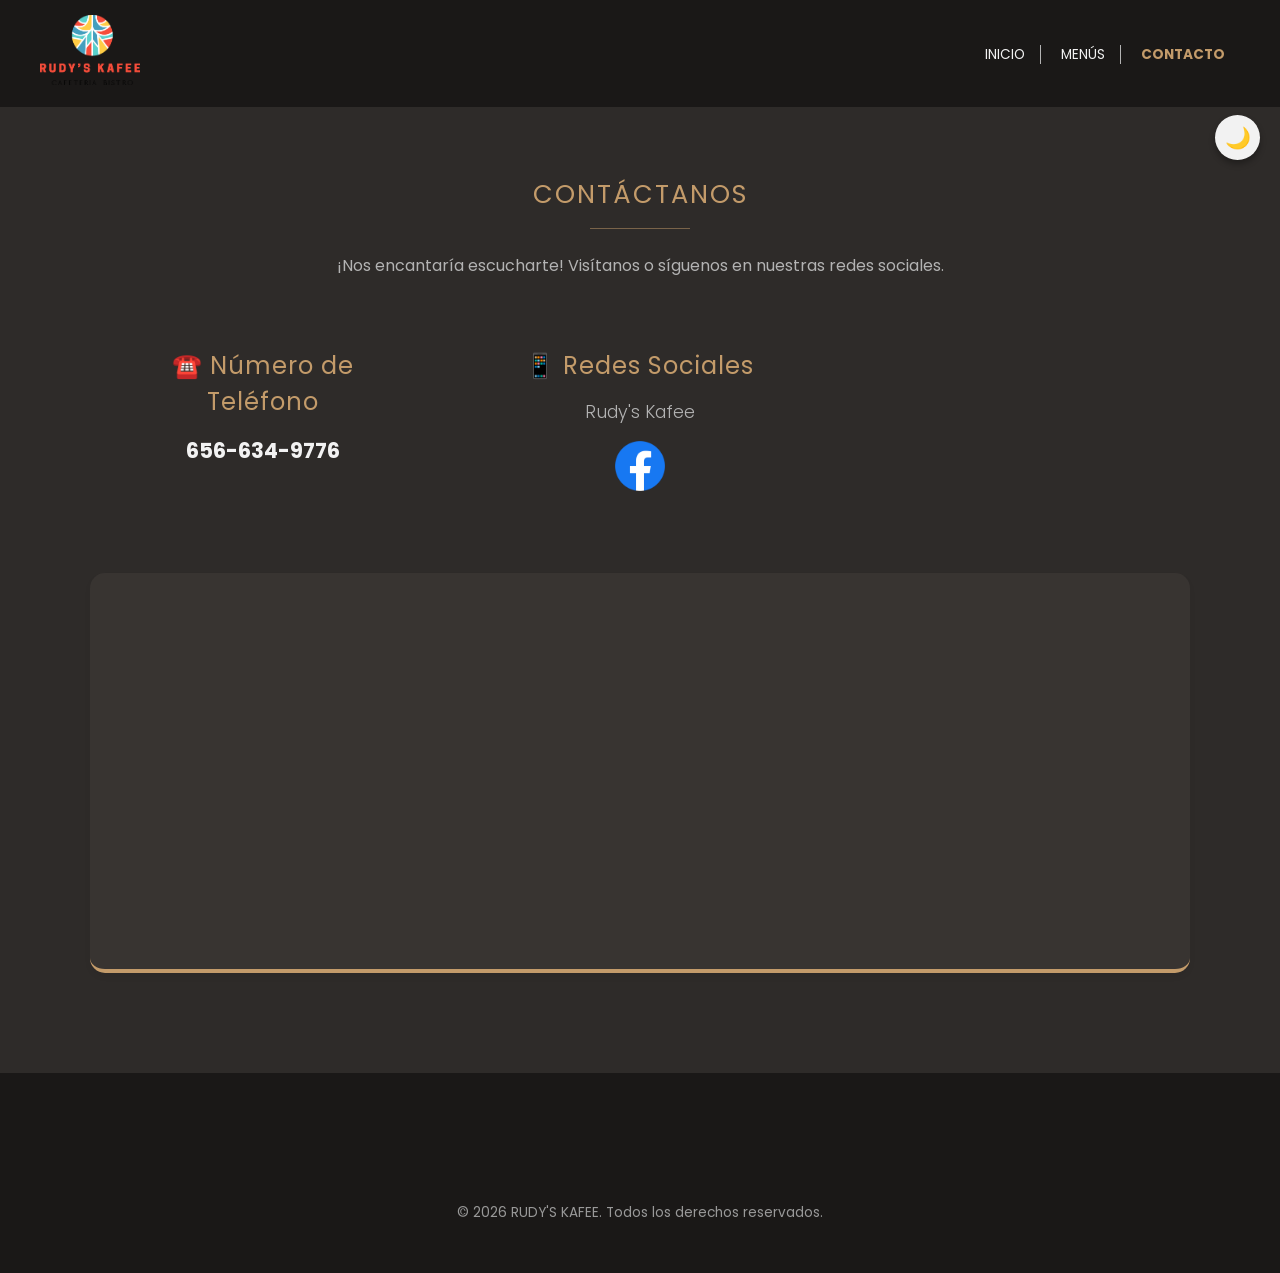
<file: contacto.html>
<!DOCTYPE html>
<html lang="es">
<head>
    <meta charset="UTF-8">
    <meta name="viewport" content="width=device-width, initial-scale=1.0">
    <title>Contacto | Rudy's Kafee</title>
    <link rel="stylesheet" href="style.css?v=19">
    <link href="https://fonts.googleapis.com/css2?family=Poppins:wght@300;400;600;700&display=swap" rel="stylesheet">
</head>
<body>

    <button id="themeToggle" class="theme-toggle" aria-label="Cambiar modo oscuro">🌙</button>

    <header class="header">
        <div class="nav-content">
            <div class="logo-area">
                <a href="inicio.html"><img src="LogoPNG.png" alt="Rudy's Kafee" class="logo-imagen"></a>
            </div>

            <button class="menu-toggle" id="menuToggle">
                <span></span>
                <span></span>
                <span></span>
            </button>

            <nav class="main-nav" id="mainNav">
                <ul>
                    <li><a href="inicio.html">Inicio</a></li>
                    <li><a href="index.html">Menús</a></li>
                    <li><a href="contacto.html" style="color: var(--color-turquesa); font-weight: bold;">Contacto</a></li>
                </ul>
            </nav>
        </div>
    </header>

    <main class="main-content">
        <div class="content-container">
            
            <h2 class="section-title" style="text-align: center;">CONTÁCTANOS</h2>
            <hr class="divider" style="margin-left: auto; margin-right: auto; width: 100px;">
            <p style="text-align: center; color: var(--color-desc); margin-bottom: 40px;">¡Nos encantaría escucharte! Visítanos o síguenos en nuestras redes sociales.</p>

            <div class="menu-grid">
                
                <!-- Tarjeta de Teléfono -->
                <div class="menu-item" style="padding: 30px; text-align: center; align-items: center;">
                    <h3 class="item-name" style="font-size: 1.5rem; color: var(--color-amarillo);">☎️ Número de Teléfono</h3>
                    <p class="item-desc" style="font-size: 1.1rem; margin-top: 10px;">
                        <span style="color: var(--color-carbon); font-weight: bold; font-size: 1.3rem;">656-634-9776</span><br><br>
                    </p>
                </div>

                <!-- Tarjeta de Redes Sociales -->
                <div class="menu-item" style="padding: 30px; text-align: center; align-items: center;">
                    <h3 class="item-name" style="font-size: 1.5rem; color: var(--color-rojo);">📱 Redes Sociales</h3>
                    <p class="item-desc" style="font-size: 1.1rem; margin-top: 10px; margin-bottom: 15px;">
                        Rudy's Kafee
                    </p>

                    <div style="display: flex; justify-content: center; gap: 15px;">
                        <a href="https://www.facebook.com/profile.php?id=100089935731811" target="_blank" style="transition: transform 0.2s;" onmouseover="this.style.transform='scale(1.1)'" onmouseout="this.style.transform='scale(1)'">
                            <img src="LogoFB.png" alt="Facebook Rudy's Kafee" style="width: 50px; height: 50px; object-fit: contain;">
                        </a>
                    </div>
                </div>

            </div>

            <div style="margin-top: 40px; width: 100%; height: 400px; border-radius: 15px; overflow: hidden; background-color: var(--color-caja); border-bottom: 4px solid var(--color-amarillo); box-shadow: 0 4px 6px rgba(0,0,0,0.05);">
                <iframe 
                    src="https://maps.google.com/maps?q=31.7095847,-106.4334518&t=k&z=18&ie=UTF8&iwloc=&output=embed" 
                    width="100%" 
                    height="100%" 
                    style="border:0;" 
                    allowfullscreen="" 
                    loading="lazy" 
                    referrerpolicy="no-referrer-when-downgrade">
                </iframe>
            </div>

        </div>
    </main>

    <footer class="footer">
        <div style="text-align: center; padding: 30px; background-color: var(--color-header); color: #999999; font-size: 0.85rem; margin-top: 50px;">
            <p>© 2026 RUDY'S KAFEE. Todos los derechos reservados.</p>
        </div>
    </footer>

    <script>
        // Menú Hamburguesa
        const menuToggle = document.getElementById('menuToggle');
        const mainNav = document.getElementById('mainNav');

        menuToggle.addEventListener('click', () => {
            mainNav.classList.toggle('active');
        });

        // Modo Oscuro
        const themeToggle = document.getElementById('themeToggle');
        themeToggle.addEventListener('click', () => {
            document.body.classList.toggle('dark-mode');
            if(document.body.classList.contains('dark-mode')) {
                themeToggle.innerText = '☀️';
            } else {
                themeToggle.innerText = '🌙';
            }
        });
    </script>
</body>
</html>
</file>
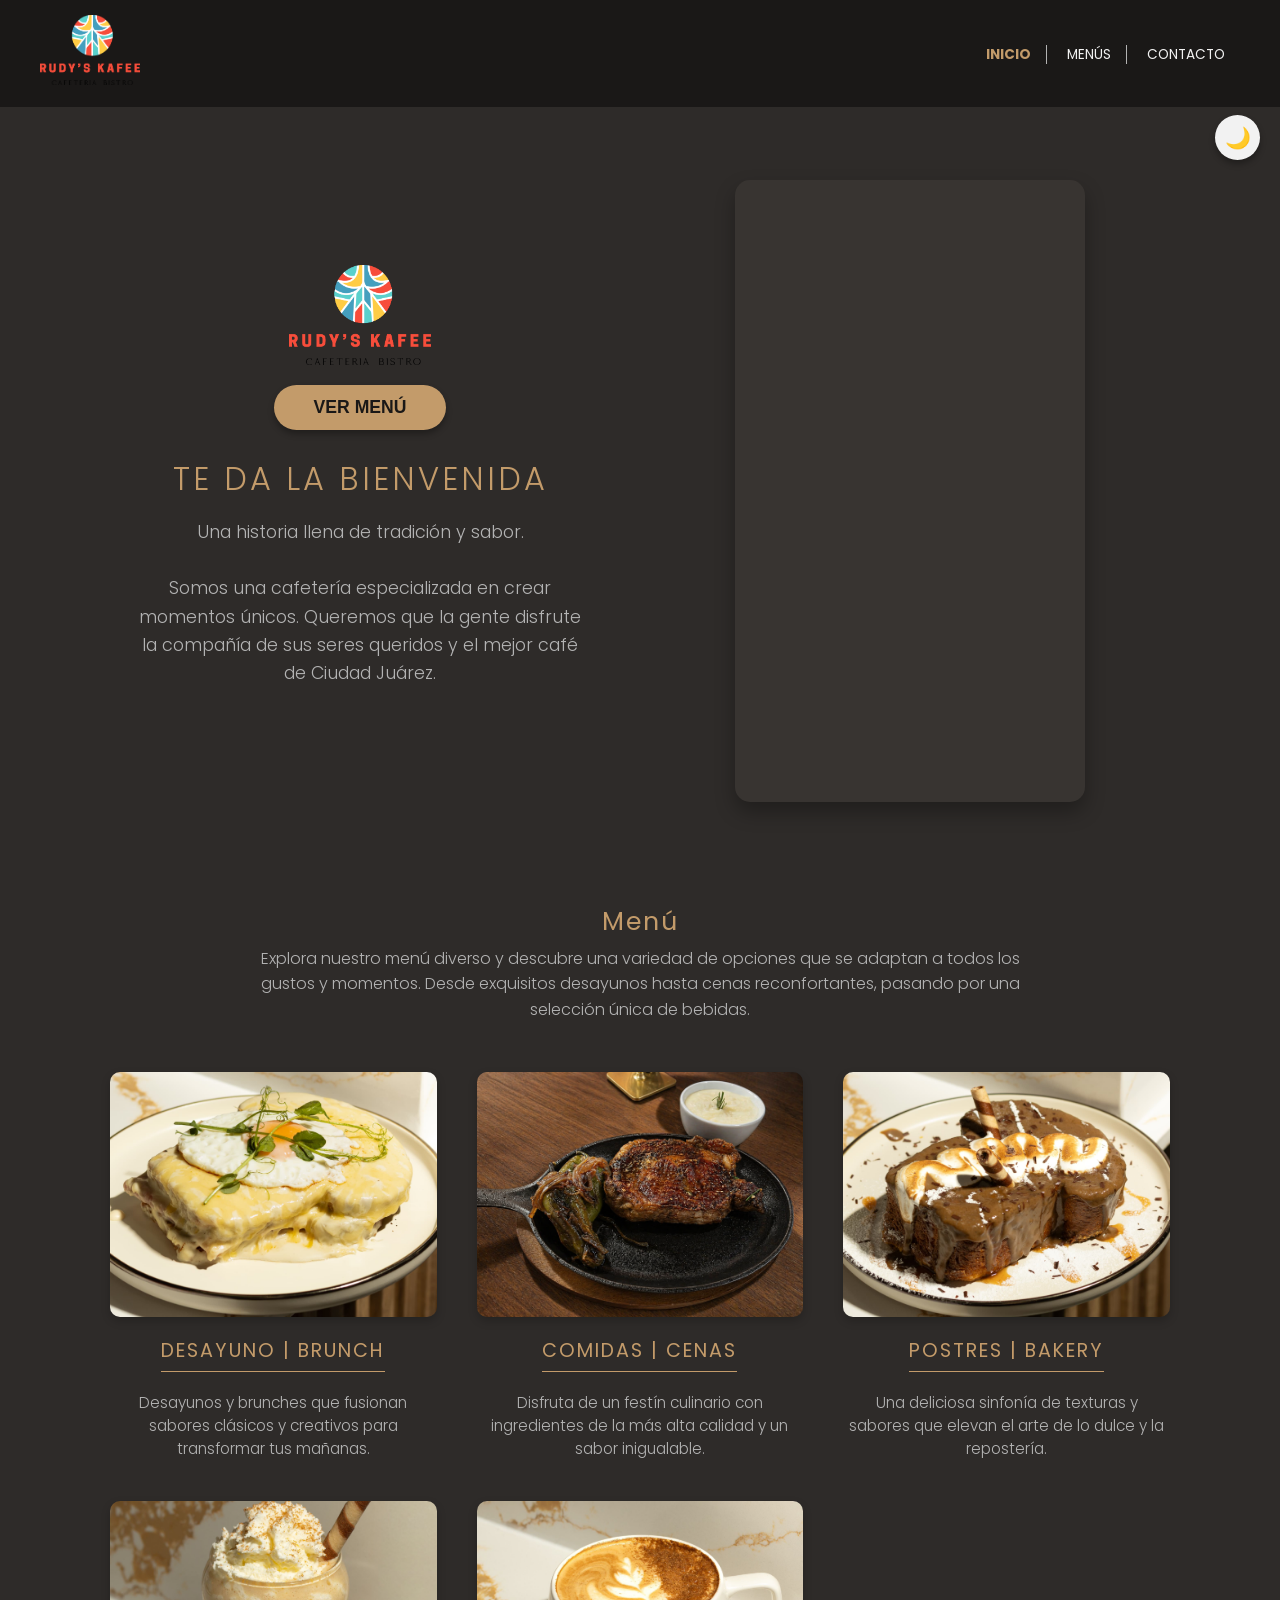
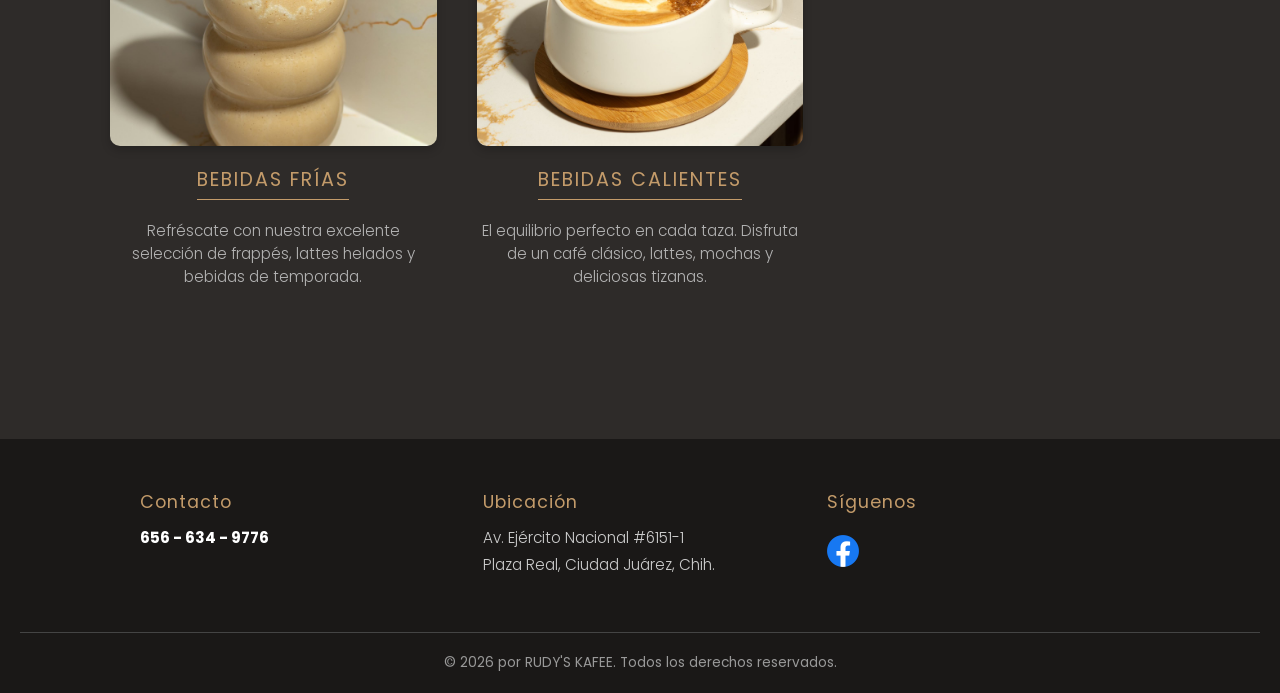
<file: inicio.html>
<!DOCTYPE html>
<html lang="es">
<head>
    <meta charset="UTF-8">
    <meta name="viewport" content="width=device-width, initial-scale=1.0">
    <title>Inicio | Rudy's Kafee</title>
    <link rel="stylesheet" href="style.css?v=26">
    <link href="https://fonts.googleapis.com/css2?family=Poppins:wght@300;400;600;700&display=swap" rel="stylesheet">
</head>
<body>

    <button id="themeToggle" class="theme-toggle" aria-label="Cambiar modo oscuro">🌙</button>

    <header class="header">
        <div class="nav-content">
            <div class="logo-area">
                <a href="inicio.html"><img src="LogoPNG.png" alt="Rudy's Kafee" class="logo-imagen"></a>
            </div>

            <button class="menu-toggle" id="menuToggle">
                <span></span>
                <span></span>
                <span></span>
            </button>
            <nav class="main-nav" id="mainNav">
                <ul>
                    <li><a href="inicio.html" style="color: var(--color-turquesa); font-weight: bold;">Inicio</a></li>
                    <li><a href="index.html">Menús</a></li>
                    <li><a href="contacto.html">Contacto</a></li>
                </ul>
            </nav>
        </div>
    </header>

    <main class="main-content">
        <div class="content-container">
            
            <div class="hero-split">
                
                <div class="hero-text-container" style="display: flex; flex-direction: column; align-items: center; justify-content: center;">
                    
                    <img src="LogoPNG.png" alt="Rudy's Kafee" class="hero-logo-img" style="margin-bottom: 20px;">
                    
                    <a href="index.html" style="text-decoration: none; margin-bottom: 25px;">
                        <button class="btn-primary">VER MENÚ</button>
                    </a>

                    <h2 class="hero-title" style="margin-bottom: 15px;">TE DA LA BIENVENIDA</h2>
                    
                    <p class="hero-desc" style="max-width: 450px;">
                        Una historia llena de tradición y sabor.<br><br>
                        Somos una cafetería especializada en crear momentos únicos. Queremos que la gente disfrute la compañía de sus seres queridos y el mejor café de Ciudad Juárez.
                    </p>

                </div>

                <div class="hero-video-container">
                    <video src="video Rudys.mp4" autoplay loop muted playsinline style="width: 100%; height: 100%; object-fit: cover;"></video>
                </div>

            </div>

            <div class="highlights-section">
                <h2 class="section-title">Menú</h2>
                <p class="highlights-desc">
                    Explora nuestro menú diverso y descubre una variedad de opciones que se adaptan a todos los gustos y momentos. Desde exquisitos desayunos hasta cenas reconfortantes, pasando por una selección única de bebidas.
                </p>

                <div class="highlights-grid">
                    
                    <div class="highlight-card" style="cursor: default;">
                        <div class="highlight-img-wrapper">
                            <img src="brunch/PanHuevo.jpeg" alt="Desayunos">
                        </div>
                        <h3 class="highlight-title">DESAYUNO | BRUNCH</h3>
                        <p class="highlight-text">Desayunos y brunches que fusionan sabores clásicos y creativos para transformar tus mañanas.</p>
                    </div>

                    <div class="highlight-card" style="cursor: default;">
                        <div class="highlight-img-wrapper">
                            <img src="fuerte/RibEye.jpeg" alt="Comidas">
                        </div>
                        <h3 class="highlight-title">COMIDAS | CENAS</h3>
                        <p class="highlight-text">Disfruta de un festín culinario con ingredientes de la más alta calidad y un sabor inigualable.</p>
                    </div>

                    <div class="highlight-card" style="cursor: default;">
                        <div class="highlight-img-wrapper">
                            <img src="french/FrenchRudys.jpeg" alt="Postres">
                        </div>
                        <h3 class="highlight-title">POSTRES | BAKERY</h3>
                        <p class="highlight-text">Una deliciosa sinfonía de texturas y sabores que elevan el arte de lo dulce y la repostería.</p>
                    </div>

                    <div class="highlight-card" style="cursor: default;">
                        <div class="highlight-img-wrapper">
                            <img src="frias/FrappeClasico.jpeg" alt="Bebidas Frías">
                        </div>
                        <h3 class="highlight-title">BEBIDAS FRÍAS</h3>
                        <p class="highlight-text">Refréscate con nuestra excelente selección de frappés, lattes helados y bebidas de temporada.</p>
                    </div>

                    <div class="highlight-card" style="cursor: default;">
                        <div class="highlight-img-wrapper">
                            <img src="calientes/Capuchino.jpeg" alt="Bebidas Calientes">
                        </div>
                        <h3 class="highlight-title">BEBIDAS CALIENTES</h3>
                        <p class="highlight-text">El equilibrio perfecto en cada taza. Disfruta de un café clásico, lattes, mochas y deliciosas tizanas.</p>
                    </div>

                </div>

            </div>

        </div>
    </main>

    <footer class="footer">
        <div class="footer-container">
            <div class="footer-column">
                <h4 class="footer-title">Contacto</h4>
                <p class="footer-text" style="font-weight: bold; color: #fff;">656 - 634 - 9776</p>
            </div>
            <div class="footer-column">
                <h4 class="footer-title">Ubicación</h4>
                <p class="footer-text">Av. Ejército Nacional #6151-1</p>
                <p class="footer-text">Plaza Real, Ciudad Juárez, Chih.</p>
            </div>
            <div class="footer-column">
                <h4 class="footer-title">Síguenos</h4>
                <div class="footer-socials">
                    <a href="https://www.facebook.com/profile.php?id=100089935731811" target="_blank">
                        <img src="LogoFB.png" alt="Facebook">
                    </a>
                </div>
            </div>
        </div>
        <div class="footer-bottom">
            <p>&copy; 2026 por RUDY'S KAFEE. Todos los derechos reservados.</p>
        </div>
    </footer>

    <script>
        const menuToggle = document.getElementById('menuToggle');
        const mainNav = document.getElementById('mainNav');
        menuToggle.addEventListener('click', () => { mainNav.classList.toggle('active'); });

        const themeToggle = document.getElementById('themeToggle');
        themeToggle.addEventListener('click', () => {
            document.body.classList.toggle('dark-mode');
            if(document.body.classList.contains('dark-mode')) {
                themeToggle.innerText = '☀️';
            } else {
                themeToggle.innerText = '🌙';
            }
        });
    </script>
</body>
</html>
</file>
<file: style.css>
/* ========================================================
   VARIABLES DE COLORES - TEMA PREMIUM (Inspirado en la imagen)
   ======================================================== */
:root {
    --color-rojo: #c39b6a;      /* Dorado/Cobre para botones y acentos fuertes */
    --color-turquesa: #c39b6a;  /* Dorado para títulos como "Te da la bienvenida" */
    --color-amarillo: #c39b6a;  /* Dorado para subrayados y líneas divisorias */
    --color-carbon: #f2f2f2;    /* Texto principal en blanco suave / hueso */
    --color-fondo: #2e2b29;     /* Fondo principal oscuro (marrón/grisáceo elegante) */
    --color-header: #1a1817;    /* Barra de navegación aún más oscura */
    --color-desc: #b3b3b3;      /* Texto de descripciones en gris claro para contrastar */
    --color-caja: #383431;      /* Fondo de tarjetas levemente más claro que el fondo */
    --font-main: 'Poppins', sans-serif;
}

/* Variables tema de las bebidas */
body.theme-bebidas {
    --color-rojo: #e6b981;
    --color-turquesa: #e6b981; 
    --color-amarillo: #e6b981; 
}

/* Tema Claro (Como el predeterminado ahora es oscuro, el botón del Sol cambiará a un modo claro crema muy elegante) */
body.dark-mode {
    --color-fondo: #fcf9f5;     /* Fondo crema muy suave */
    --color-carbon: #2e2b29;    /* Letras oscuras */
    --color-header: #ffffff;    /* Header blanco */
    --color-desc: #666666;      /* Descripciones grises */
    --color-caja: #ffffff;      /* Cajas blancas */
}
body.dark-mode.theme-bebidas { --color-rojo: #916c45; }

* { margin: 0; padding: 0; box-sizing: border-box; }

body {
    font-family: var(--font-main);
    background-color: var(--color-fondo);
    color: var(--color-carbon);
    line-height: 1.5;
    transition: background-color 0.4s ease, color 0.4s ease;
}

/* Header */
.header {
    background-color: var(--color-header);
    padding: 15px 20px;
    position: fixed;
    top: 0;
    left: 0;
    width: 100%;
    z-index: 1000;
    transition: background-color 0.4s ease;
}
.nav-content {
    display: flex; justify-content: space-between; align-items: center;
    max-width: 1200px;
    margin: 0 auto;
}
.logo-area { display: flex; align-items: center; }
.logo-imagen { height: 70px; width: auto; object-fit: contain; }

/* Botones Flotantes (Modo Oscuro y Flecha de Volver) */
.theme-toggle, .back-btn {
    position: fixed;
    top: 115px;
    background-color: var(--color-carbon);
    color: var(--color-fondo);
    border: none;
    border-radius: 50%;
    width: 45px;
    height: 45px;
    font-size: 1.3rem;
    cursor: pointer;
    z-index: 999;
    box-shadow: 0 4px 6px rgba(0,0,0,0.3);
    display: flex;
    align-items: center;
    justify-content: center;
    transition: transform 0.3s ease, background-color 0.4s ease, color 0.4s ease;
}
.theme-toggle { right: 20px; }
.back-btn { 
    left: 20px; 
    background-color: var(--color-rojo); 
    color: white; 
    display: none;
    font-size: 1.2rem;
    padding-right: 3px;
}

.theme-toggle:hover { transform: scale(1.1); }
.back-btn:hover { transform: scale(1.1); background-color: var(--color-carbon); }

/* Hamburguesa */
.menu-toggle {
    display: none; flex-direction: column; justify-content: space-between;
    width: 30px; height: 22px; background: transparent;
    border: none; cursor: pointer; padding: 0; z-index: 1001;
}
.menu-toggle span { width: 100%; height: 3px; background-color: var(--color-carbon); border-radius: 2px;
    transition: all 0.3s ease; }

.main-nav ul { list-style: none; display: flex; gap: 20px; }
.main-nav a { text-decoration: none; color: var(--color-carbon);
    font-size: 0.85rem; text-transform: uppercase; padding-right: 15px; border-right: 1px solid var(--color-desc); }
.main-nav li:last-child a { border-right: none; }

/* Contenido Principal */
.main-content { margin-top: 120px; padding: 40px 20px; }
.content-container { max-width: 1100px; margin: 0 auto; }

/* SISTEMA DE PANTALLAS (VIEWS) */
.view-section {
    display: none;
    animation: fadeInRight 0.4s ease-in-out;
}
.view-section.active {
    display: block;
}

@keyframes fadeInRight {
    from { opacity: 0; transform: translateX(20px); }
    to { opacity: 1; transform: translateX(0); }
}

/* MENÚ RÁPIDO (TARJETAS GRANDES INICIO) */
.category-grid {
    display: grid;
    grid-template-columns: repeat(2, 1fr); gap: 15px; padding-bottom: 20px;
}
.category-card {
    background-color: var(--color-caja); border-radius: 15px; padding: 25px 20px;
    text-align: center; cursor: pointer; transition: transform 0.3s ease, background-color 0.4s ease;
    border-bottom: 4px solid var(--color-amarillo); box-shadow: 0 4px 6px rgba(0,0,0,0.2);
}
.category-card:hover { transform: translateY(-5px); background-color: var(--color-header); }
.category-card h3 { font-size: 1.5rem; color: var(--color-rojo); margin-bottom: 5px; transition: color 0.3s ease; font-weight: 400; letter-spacing: 1px;}
.category-card p { font-size: 0.9rem; color: var(--color-desc); transition: color 0.3s ease; }
.category-card:hover h3, .category-card:hover p { color: #ffffff; }

/* Estilos para las imágenes de portada en el menú de inicio */
.category-image {
    width: 100%;
    height: 140px;
    border-radius: 10px;
    overflow: hidden;
    margin-bottom: 15px;
    background-color: var(--color-caja);
}
.category-image img {
    width: 100%;
    height: 100%;
    object-fit: cover;
    transition: transform 0.4s ease;
}
.category-card:hover .category-image img {
    transform: scale(1.1);
}

/* Títulos y separadores (Ajustados para verse más finos y elegantes) */
.section-title { 
    font-size: 1.6rem; 
    font-weight: 400; /* Letra más fina */
    margin-top: 15px; 
    margin-bottom: 5px; 
    color: var(--color-rojo); 
    transition: color 0.4s ease; 
    letter-spacing: 2px;
}
.sub-section-title { 
    font-size: 1.2rem; 
    font-weight: 400; 
    color: var(--color-carbon); 
    margin-top: 25px; 
    margin-bottom: 15px; 
    border-left: 3px solid var(--color-amarillo); 
    padding-left: 10px;
    transition: border-color 0.4s ease, color 0.4s ease; 
    letter-spacing: 1px;
}
.divider { border: none; border-top: 1px solid var(--color-amarillo); margin: 15px 0 25px 0; transition: border-color 0.4s ease; opacity: 0.5;}
.category-spacing { height: 35px; width: 100%; display: block; }

/* Leyenda de Especialidad */
.especialidad-pill {
    display: flex; align-items: center; justify-content: center;
    gap: 12px; 
    background-color: var(--color-caja); padding: 8px 20px; border-radius: 25px; 
    max-width: fit-content; margin: 0 auto 30px auto; transition: background-color 0.4s ease;
}
.especialidad-pill img { width: 25px; height: 25px; object-fit: contain; }
.especialidad-pill span { font-size: 0.85rem; color: var(--color-carbon); font-weight: 400;
    transition: color 0.4s ease; letter-spacing: 1px;}

/* Grid de los Platillos y Bebidas */
.menu-grid { display: grid; grid-template-columns: repeat(2, 1fr); gap: 15px; }
@media (min-width: 768px) { .menu-grid { gap: 30px; } }
@media (min-width: 1024px) { .menu-grid { grid-template-columns: repeat(3, 1fr); } }

.menu-item { display: flex; flex-direction: column; transition: transform 0.3s ease; }
.menu-item:hover { transform: translateY(-8px); }

.item-image-wrapper {
    width: 100%; aspect-ratio: 1 / 1; overflow: hidden; margin-bottom: 10px;
    background-color: var(--color-caja);
    border-bottom: 2px solid var(--color-amarillo); 
    position: relative; display: flex; align-items: center; justify-content: center;
    transition: border-color 0.4s ease, background-color 0.4s ease;
}
.item-image-wrapper > img { width: 100%; height: 100%; object-fit: cover; }

.item-text-wrapper { text-align: left; }
.item-name { font-size: 0.95rem; font-weight: 400; letter-spacing: 1px;
    color: var(--color-carbon); margin-bottom: 5px; transition: color 0.4s ease; }
.item-desc { font-size: 0.75rem; color: var(--color-desc); margin-bottom: 8px; line-height: 1.4; font-weight: 300;
    transition: color 0.4s ease; }
.item-price { font-size: 1rem; font-weight: 600; color: var(--color-rojo); transition: color 0.4s ease; }

@media (min-width: 768px) {
    .item-name { font-size: 1.1rem; }
    .item-desc { font-size: 0.9rem; margin-bottom: 10px; line-height: 1.5; }
    .item-price { font-size: 1.1rem; }
}

/* Animacion de mini carrusel */
.mini-carrusel { position: absolute; top: 0; left: 0; width: 100%; height: 100%; }
.mini-carrusel img { position: absolute; top: 0; left: 0; width: 100%; height: 100%; object-fit: cover; opacity: 0;
    animation: desvanecer 9s infinite; }
.mini-carrusel .slide-0 { animation-delay: 0s; }
.mini-carrusel .slide-1 { animation-delay: 3s; }
.mini-carrusel .slide-2 { animation-delay: 6s; }
@keyframes desvanecer { 0% { opacity: 0; } 10% { opacity: 1; } 33% { opacity: 1; } 43% { opacity: 0; } 100% { opacity: 0; } }

/* Extras */
.extras-container { max-width: 600px; margin: 0 auto; }
.extra-item {
    display: flex; justify-content: space-between; align-items: center; padding: 15px 15px;
    border-bottom: 1px dotted var(--color-desc);
    transition: background-color 0.3s ease, transform 0.2s ease;
    border-radius: 8px; margin-bottom: 5px;
}
.extra-item:hover { background-color: var(--color-caja); transform: translateX(5px); }
.extra-name { font-size: 1.1rem; font-weight: 400; color: var(--color-carbon); transition: color 0.4s ease; }
.extra-price { font-size: 1.1rem; font-weight: 600; color: var(--color-rojo); transition: color 0.4s ease; }

/* Footer */
.footer {
    background-color: var(--color-header); color: #fff; padding: 50px 20px 20px 20px;
    margin-top: 60px; font-family: var(--font-main); text-align: center; font-size: 0.85rem; transition: background-color 0.4s ease;
}
.footer-container { max-width: 1000px; margin: 0 auto; display: grid; grid-template-columns: repeat(3, 1fr); gap: 30px; text-align: left; }
.footer-column { display: flex; flex-direction: column; }
.footer-title { color: var(--color-amarillo); font-size: 1.1rem; margin-bottom: 12px; font-weight: 400; letter-spacing: 1px;}
.footer-text { font-size: 0.95rem; color: #cccccc; margin-bottom: 6px; line-height: 1.4; font-weight: 300;}
.footer-socials { display: flex; gap: 15px; margin-top: 8px; }
.footer-socials img { width: 32px; height: 32px; object-fit: contain; transition: transform 0.3s ease; }
.footer-socials img:hover { transform: scale(1.15); }
.footer-bottom { text-align: center; margin-top: 50px; padding-top: 20px; border-top: 1px solid #444; font-size: 0.85rem; color: #999999; }

/* EFECTO: BEBIDAS DE TEMPORADA */
.title-temporada {
    color: var(--color-turquesa) !important;
    border-left-color: var(--color-rojo) !important;
    display: inline-block;
    animation: latido-temporada 2.5s infinite ease-in-out;
}

@keyframes latido-temporada {
    0% { transform: scale(1); text-shadow: 0 0 0px transparent; }
    50% { transform: scale(1.02); text-shadow: 0 0 10px rgba(195, 155, 106, 0.4); }
    100% { transform: scale(1); text-shadow: 0 0 0px transparent; }
}

/* ==========================================
   ESTILOS PANTALLA DE INICIO (PRESENTACIÓN)
   ========================================== */
.hero-split {
    display: flex; flex-wrap: wrap; align-items: center; justify-content: center; gap: 40px; margin-bottom: 80px; padding: 20px;
}

.hero-video-container {
    flex: 1; min-width: 280px; max-width: 350px;
    background-color: var(--color-caja); border-radius: 15px; overflow: hidden;
    box-shadow: 0 10px 20px rgba(0,0,0,0.3); aspect-ratio: 9 / 16; 
    display: flex; align-items: center; justify-content: center; position: relative; margin: 0 auto;
}

.hero-text-container { flex: 1; min-width: 300px; max-width: 500px; text-align: center; }
.hero-logo-img { height: 100px; margin-bottom: 20px; object-fit: contain; }

.hero-title {
    font-size: 2rem; color: var(--color-turquesa); margin-bottom: 15px; letter-spacing: 3px; font-weight: 300;
}

.hero-desc { color: var(--color-desc); font-size: 1.1rem; line-height: 1.6; margin-bottom: 30px; font-weight: 300; }

.btn-primary {
    font-size: 1.1rem; padding: 12px 40px; border-radius: 30px; cursor: pointer; 
    background-color: var(--color-rojo); color: #1a1817; border: none; font-weight: 600; 
    transition: transform 0.3s ease, box-shadow 0.3s ease; box-shadow: 0 4px 6px rgba(0,0,0,0.3);
}

.btn-primary:hover { transform: scale(1.05); box-shadow: 0 6px 12px rgba(0,0,0,0.5); }

/* Grid de categorías destacadas */
.highlights-section { text-align: center; margin-bottom: 50px; }
.highlights-desc { color: var(--color-desc); max-width: 800px; margin: 0 auto 50px auto; font-size: 1rem; line-height: 1.6; padding: 0 20px; font-weight: 300;}
.highlights-grid { display: grid; grid-template-columns: repeat(auto-fit, minmax(280px, 1fr)); gap: 40px; padding: 0 20px; }

.highlight-card { text-align: center; cursor: pointer; transition: transform 0.3s ease; text-decoration: none; color: inherit; display: block; }
.highlight-card:hover { transform: scale(1.05); }

.highlight-img-wrapper {
    width: 100%; aspect-ratio: 4 / 3; overflow: hidden; border-radius: 10px; margin-bottom: 20px; box-shadow: 0 4px 10px rgba(0,0,0,0.2);
}
.highlight-img-wrapper img { width: 100%; height: 100%; object-fit: cover; }

.highlight-title {
    color: var(--color-amarillo); font-size: 1.2rem; margin-bottom: 10px; text-transform: uppercase; letter-spacing: 2px; 
    border-bottom: 1px solid var(--color-amarillo); display: inline-block; padding-bottom: 5px; font-weight: 400;
}
.highlight-text { color: var(--color-desc); font-size: 0.95rem; margin-top: 10px; font-weight: 300;}

/* AJUSTES PARA CELULAR */
@media (max-width: 768px) {
    .footer-container { grid-template-columns: 1fr; text-align: center; gap: 25px; }
    .footer-socials { justify-content: center; }
    .menu-toggle { display: flex; }
    .main-nav { display: none; position: absolute; top: 100%; left: 0; width: 100%; background-color: var(--color-header); padding: 20px 0; box-shadow: 0 4px 6px rgba(0,0,0,0.3); }
    .main-nav.active { display: block; }
    .main-nav ul { flex-direction: column; align-items: center; gap: 15px; }
    .main-nav a { border-right: none; padding-right: 0; font-size: 1.1rem; }
    .section-title { font-size: 1.3rem; }
    .category-grid { grid-template-columns: 1fr; }
}
</file>
